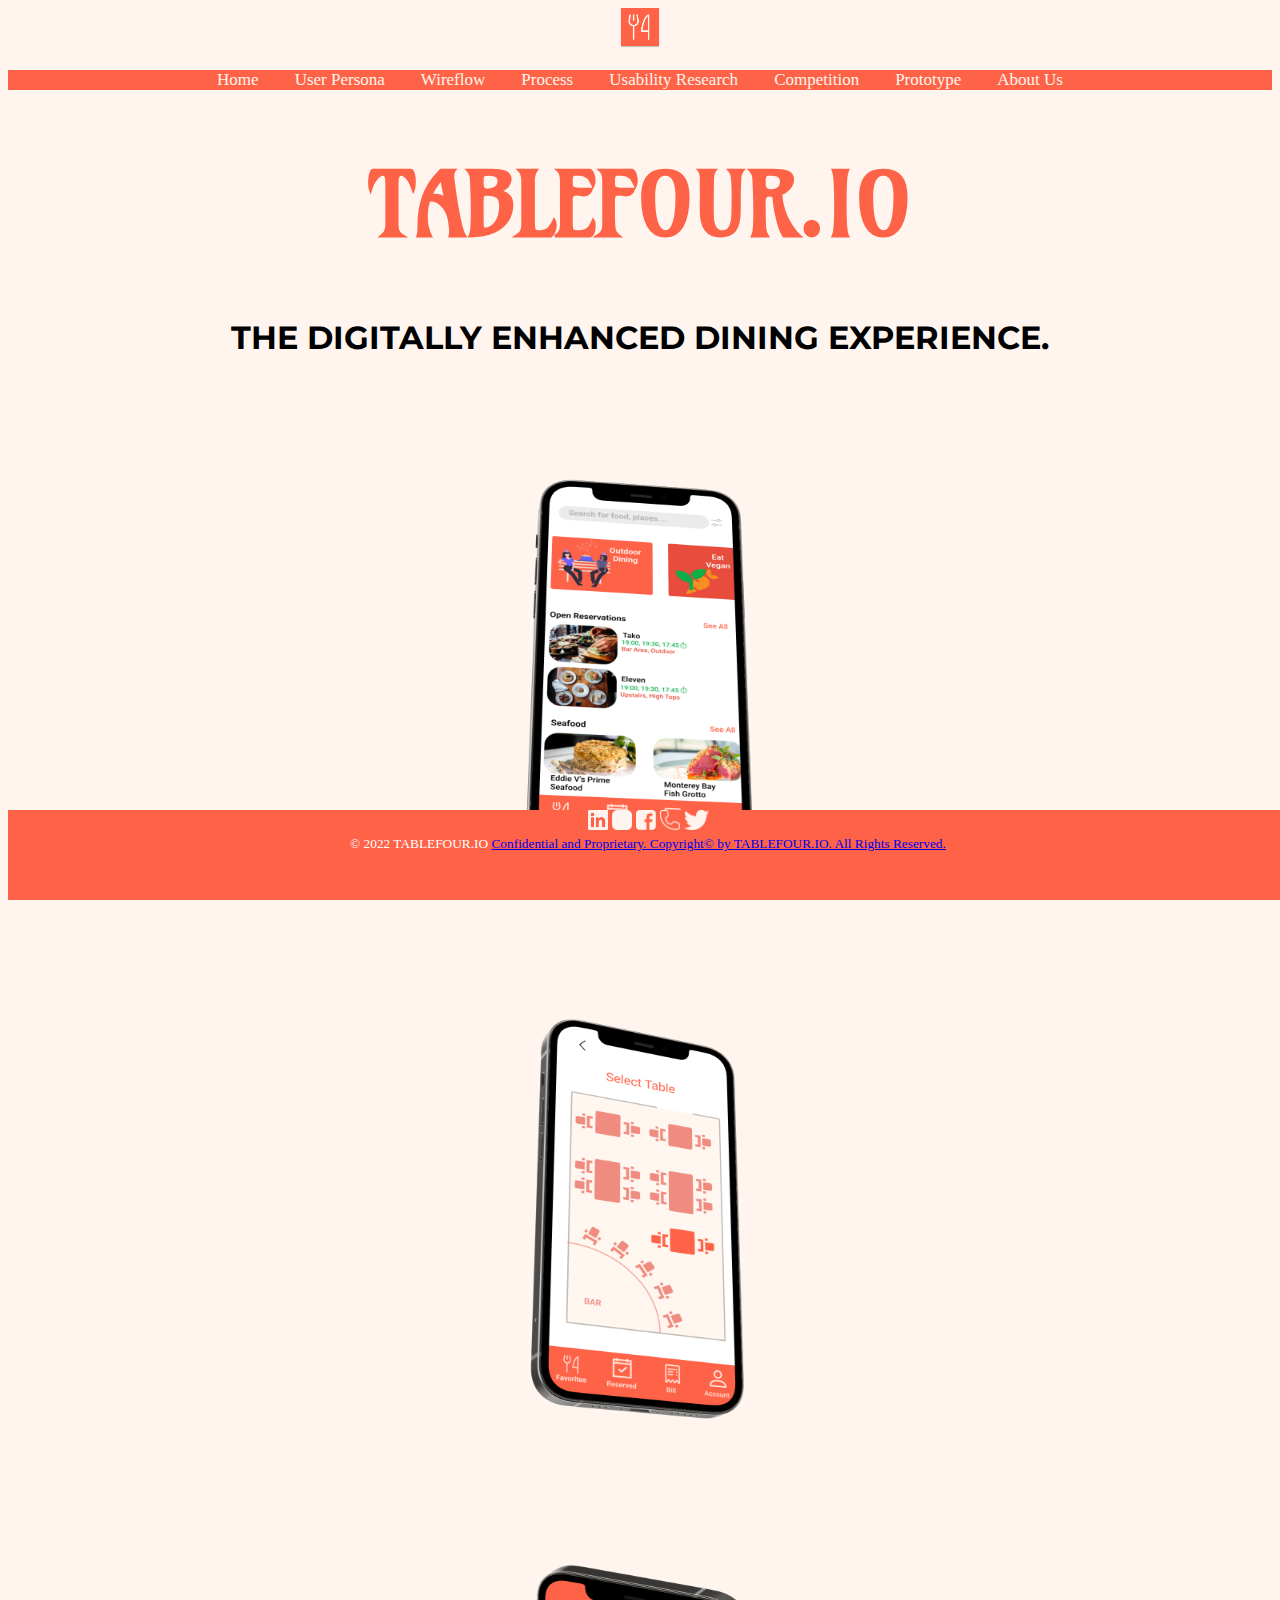
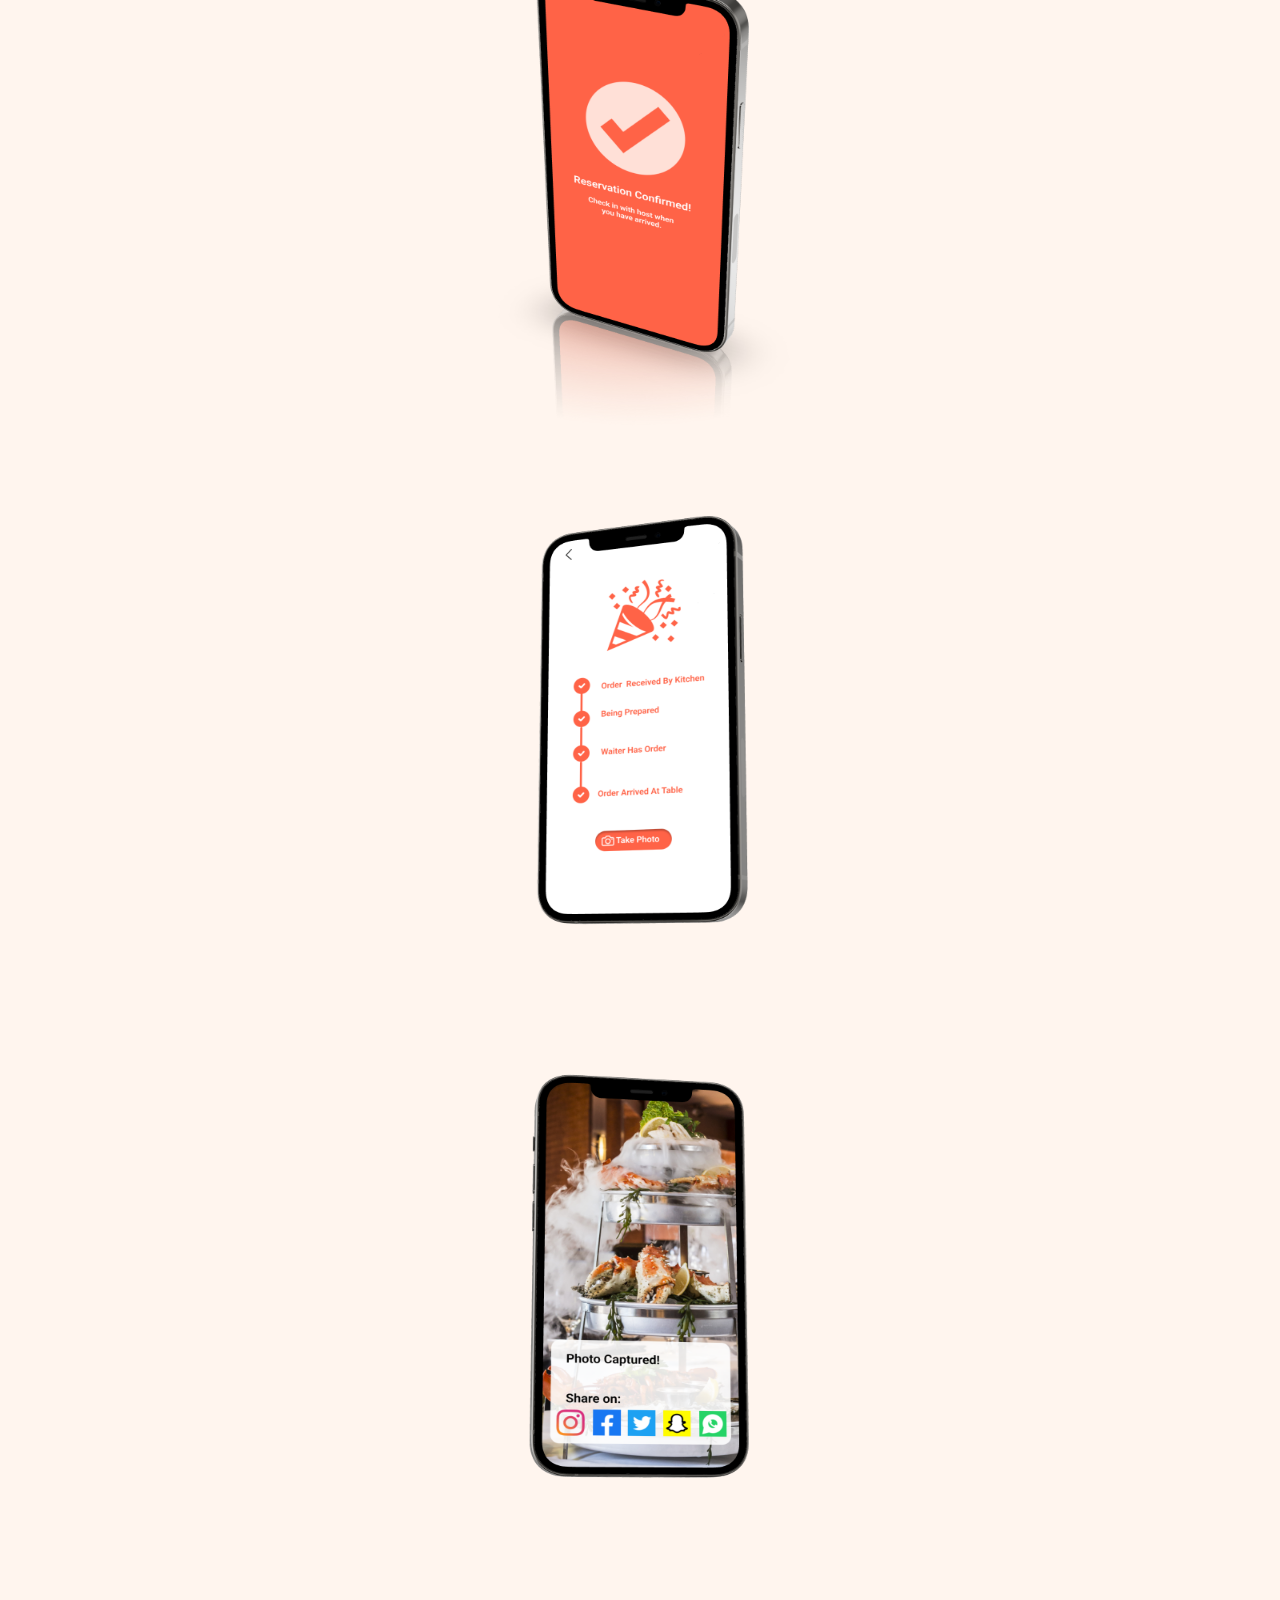
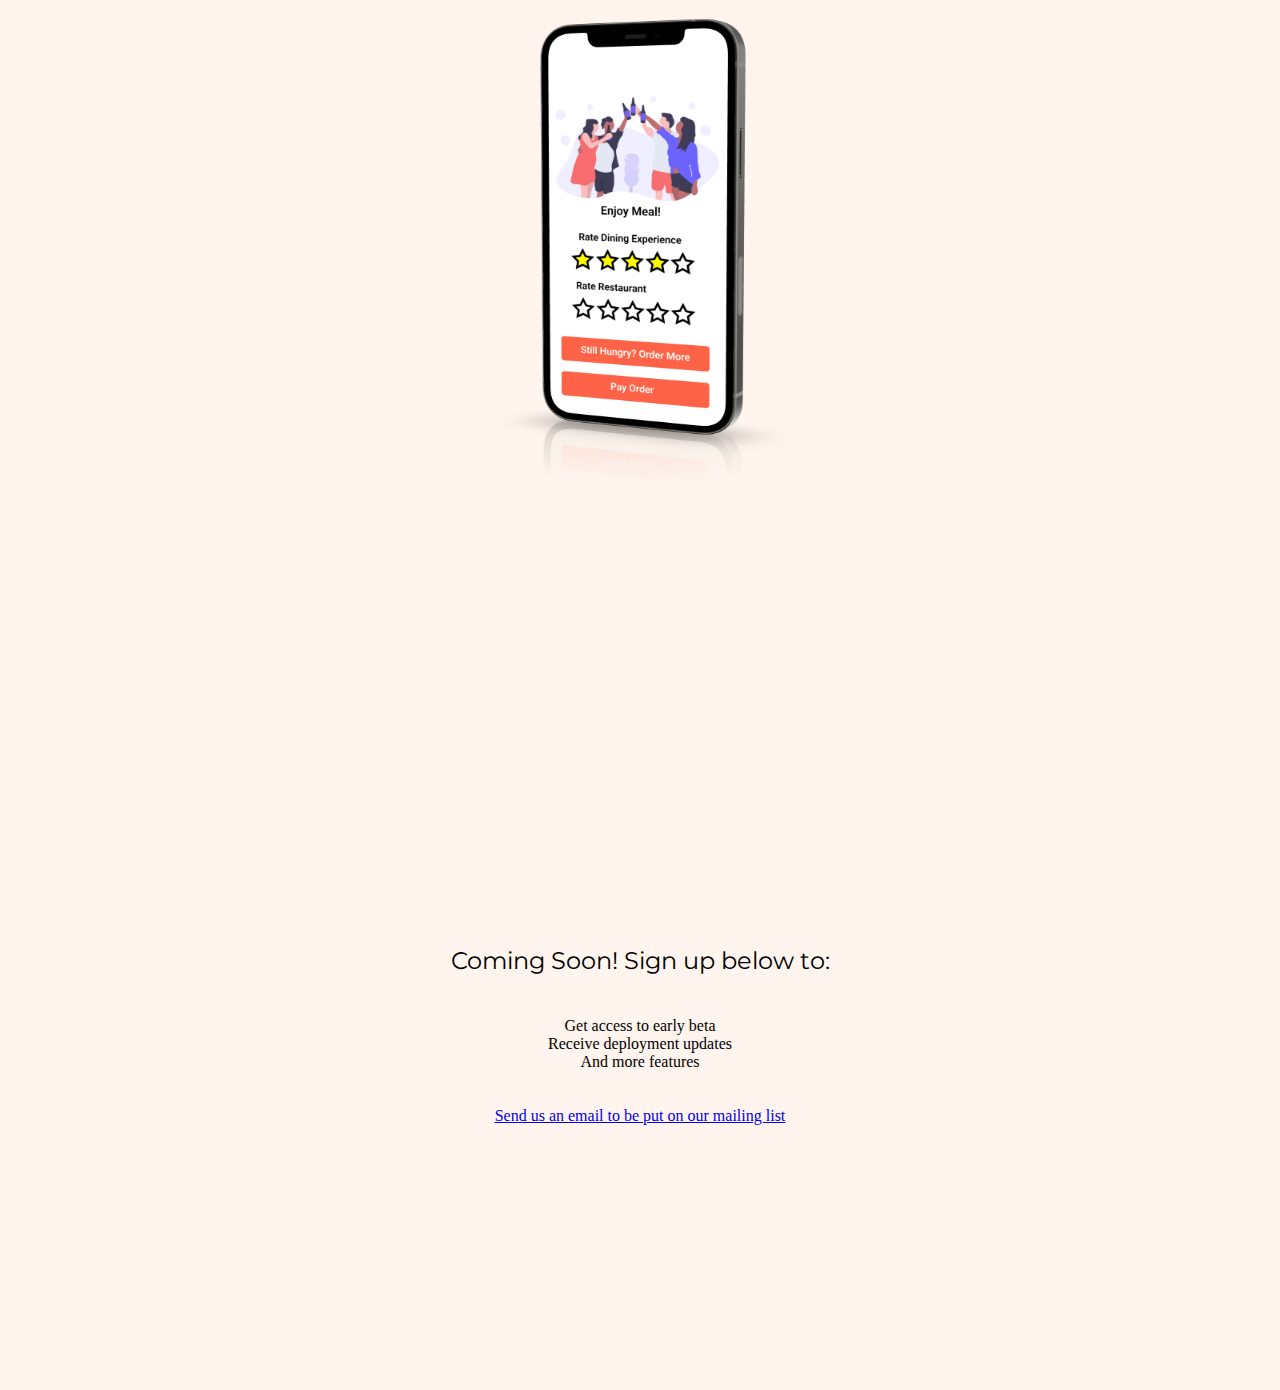
<file: index.html>
<!DOCTYPE html>
<html lang="en">
    <head>
        <meta charset="UTF-8">
        <link rel="icon" href="icon.png">
        <link rel="stylesheet" href="main.css">
        
        <link rel="preconnect" href="https://fonts.googleapis.com"> 
        <link rel="preconnect" href="https://fonts.gstatic.com" crossorigin> 
        <link href="https://fonts.googleapis.com/css2?family=Amarante&display=swap" rel="stylesheet">

        <link rel="preconnect" href="https://fonts.googleapis.com"> 
        <link rel="preconnect" href="https://fonts.gstatic.com" crossorigin> 
        <link href="https://fonts.googleapis.com/css2?family=Montserrat:wght@100&display=swap" rel="stylesheet">

    <title>TABLEFOUR.</title>
        <style>
            h1 {text-align: center;}
            p {text-align: center;}
            div {text-align: center;}
        
            body {
                background: #FFF5EE;
            
                }

            h1 {
                color: #FF6347;
                font-family: 'Amarante', cursive; font-size: 88px;  
                }
            
            h3 {
               color:black;
               font-family: 'Montserrat', sans-serif; font-size: 32px;
                }
            
            p {
                color:black;
                font-family: 'Montserrat', sans-serif; font-size: 24px;
                }
                
            footer {
                    position: fixed;
                    top: 60;
                    bottom: 0;
                    width: 100%;
                    height: 10%;
                    background-color: #FF6347;
                    color: white;
                    text-align: center;
                    }
</style>


            
    <center> 
        <HEADER>
            <a href="index.html"/><img src="icon.png" width="40px" height="40px"/></a>
        </HEADER>
    </center>
    
    <br


    
    
    </head>

    
    
    <body>

    <!--NAVIGATION BAR-->
        
            <div class="topnav">
            <a href="index.html">Home</a>
            <a href="userpersona.html">User Persona</a>
            <a href="wireflow.html">Wireflow</a>
            <a href="process.html">Process</a>
            <a href="usabilityresearch.html">Usability Research</a>
            <a href="competition.html">Competition</a>
            <a href="prototype.html">Prototype</a>
            <a href="about.html">About Us</a>
        </div>
          
        <!--MOCK UP PICTURES-->

        <h1><strong>TABLEFOUR.IO</strong></h1>
        
        <center><h3>THE DIGITALLY ENHANCED DINING EXPERIENCE.</h3></center>
            <br>
        <center>
            <img src="mock1.png" width="800" height="550"/></a></hr>
        <img src="mock2.png" width="800" height="550"/></a></hr>
        <img src="mock6.png" width="800" height="550"/></a></hr>
        <img src="mock3.png" width="800" height="550"/></a></hr>
        <img src="mock4.png" width="800" height="550"/></a></hr>
        <img src="mock5.png" width="800" height="550"/></a></hr>
    </center>
        <br>
        <br>
    <center>
        <iframe width="560" height="315" src="https://www.youtube.com/embed/j8omhjEYgjk?controls=0&loop=1" title="YouTube video player" 
        frameborder="0" allow="accelerometer; autoplay; clipboard-write; encrypted-media; gyroscope; picture-in-picture" 
        allowfullscreen></iframe>
    </center>

        <br>
        <br>
        <p> Coming Soon! Sign up below to:</p>
       
        <br>
            <center>
                <li>Get access to early beta</li>
                <li>Receive deployment updates</li>
                <li>And more features</li>
                </center>
        <br>
        <br>

<!--EMAIL INPUT-->
       <center>
           <a href="mailto:tablefour.io@gmail.com?subject=Mailing List&body=Hi, I would like to be placed on your mailing list for any future updates of TABLEFOUR.IO! Thank you.">Send us an email to be put on our mailing list</a>
        </center>

        </div>
        <br>
        <br>
        <br>
        <br>
        
        <body style="background-color: ;">
        <p style="color: ;">
        

      <br>
      <br>
      <br>
      <br>
      <br>
        <footer>
            <center>
                <a href="https://www.linkedin.com/company/tablefour-io"><img src="linkedin.png" width="20" height="20"/></a></hr>
                <a href="https://www.instagram.com/tablefour.io"><img src="🦆 instagram.png" width="20" height="20"/></a></hr>
                <a href="https://www.facebook.com/tablefour.io/"><img src="🦆 facebook.png" width="20" height="20"/></a></hr>
                <a href="tel:+14126803703"><img src="🦆 phone.png" width="20" height="20"/></a></hr>
                <a href="https://wwww.twitter.com/"><img src="🦆 twitter.png" width="25" height="20"/></a></hr>
            </center>
            <center><small> &copy; 2022 TABLEFOUR.IO
            <a href="page2.html">Confidential and Proprietary. Copyright&copy; by TABLEFOUR.IO. All Rights Reserved.</a></small></center>
        </footer>
    </body>

</html>
</file>
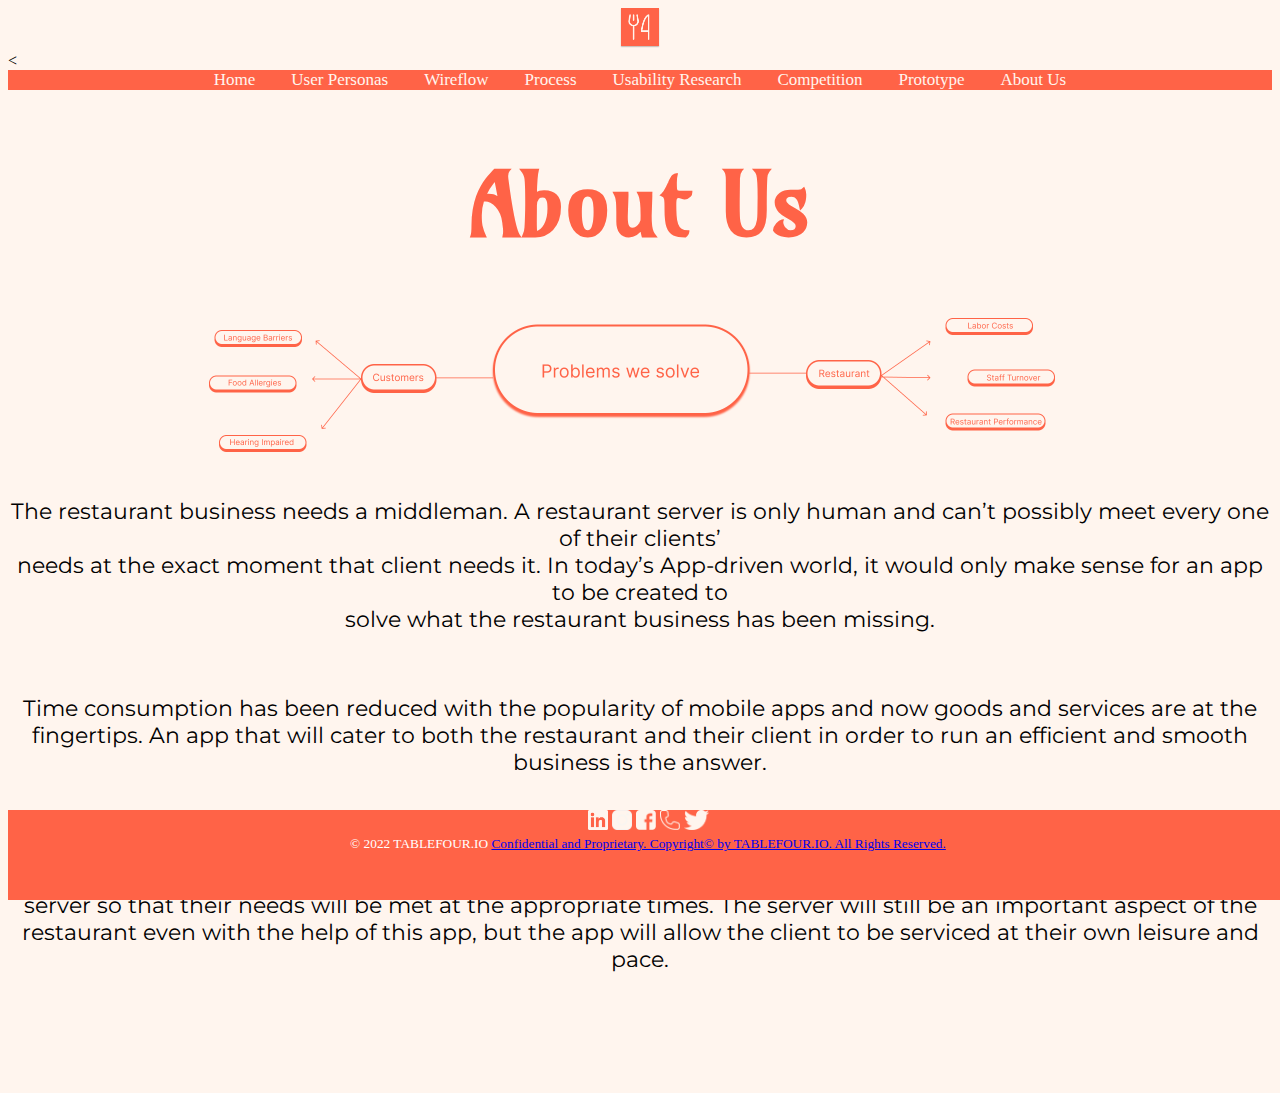
<file: about.html>
<!DOCTYPE html>
<html>
    <head>
        <meta charset="UTF-8">
        <link rel="icon" href="icon.png">
        <title>About Us</title>
        <link rel="stylesheet" href="main.css">
            
            <link rel="preconnect" href="https://fonts.googleapis.com"> 
            <link rel="preconnect" href="https://fonts.gstatic.com" crossorigin> 
            <link href="https://fonts.googleapis.com/css2?family=Amarante&display=swap" rel="stylesheet">
    
            <link rel="preconnect" href="https://fonts.googleapis.com"> 
            <link rel="preconnect" href="https://fonts.gstatic.com" crossorigin> 
            <link href="https://fonts.googleapis.com/css2?family=Montserrat:wght@100&display=swap" rel="stylesheet">
            <style>
                h1 {text-align: center;}
                p {text-align: center;}
                div {text-align: center;}
            
                body {
                    background: #FFF5EE;
                
                    }
    
                h1 {
                    color: #FF6347;
                    font-family: 'Amarante', cursive; font-size: 88px;  
                    }
                
                p {
                    color:black;
                    font-family: 'Montserrat', sans-serif; font-size: 22px;
                    }
                    
                footer {
                        position: fixed;
                        top: 60;
                        bottom: 0;
                        width: 100%;
                        height: 10%;
                        background-color: #FF6347;
                        color: white;
                        text-align: center;
                        }
                 </style>

    
<center> 
    <HEADER>
        <a href="index.html"/><img src="icon.png" width="40px" height="40px"/></a>
    </HEADER>
</center>
    

</head>

<body>
<<div class="topnav">
            <a href="index.html">Home</a>
            <a href="userpersona.html">User Personas</a>
          <a href="wireflow.html">Wireflow</a>
          <a href="process.html">Process</a>
          <a href="usabilityresearch.html">Usability Research</a>
          <a href="competition.html">Competition</a>
          <a href="prototype.html">Prototype</a>
          <a href="about.html">About Us</a>
        </div>
        <h1>About Us</h1>
        <p class="p-welcome"></p>
        <center>
            <img src="ProblemsSolved.png" width="862" height="136" alt="problems solved"</a>
    </center>
    <br>
        

            
            <p>The restaurant business needs a middleman. A
             restaurant server is only human and can’t possibly meet every one of their clients’<br>needs at the exact moment that client needs it. In today’s App-driven world, it would only make sense for an app to be created to <br>solve what the restaurant business has been missing.</p>
<br>
           <p>Time consumption has been reduced with the popularity of mobile apps and now goods and services are at the fingertips. An app that will cater to both the restaurant and their client in order to run an efficient and smooth business is the answer.</p>
            <br>

            <p>Currently, servers are playing a guessing game with their client and what they feel the client needs at a specific time. With the help of this app, there will no longer be a guessing game. The client will communicate with the server so that their needs will be met at the appropriate times. The server will still be an important aspect of the restaurant even with the help of this app, but the app will allow the client to be serviced at their own leisure and pace.</p>
        
    </body>
    <br>
    <br>
    <br>
    <br>
    <br>
    <footer>
        <center>
             <a href="https://www.linkedin.com/company/tablefour-io"><img src="linkedin.png" width="20" height="20"/></a></hr>
                <a href="https://www.instagram.com/tablefour.io"><img src="🦆 instagram.png" width="20" height="20"/></a></hr>
                <a href="https://www.facebook.com/"><img src="🦆 facebook.png" width="20" height="20"/></a></hr>
                <a href="tel:+14126803703"><img src="🦆 phone.png" width="20" height="20"/></a></hr>
                <a href="https://wwww.twitter.com/"><img src="🦆 twitter.png" width="25" height="20"/></a></hr>
        </center>
         <center><small> &copy; 2022 TABLEFOUR.IO
            <a href="page2.html">Confidential and Proprietary. Copyright&copy; by TABLEFOUR.IO. All Rights Reserved.</a></small></center>
    </footer>
</html>
</file>
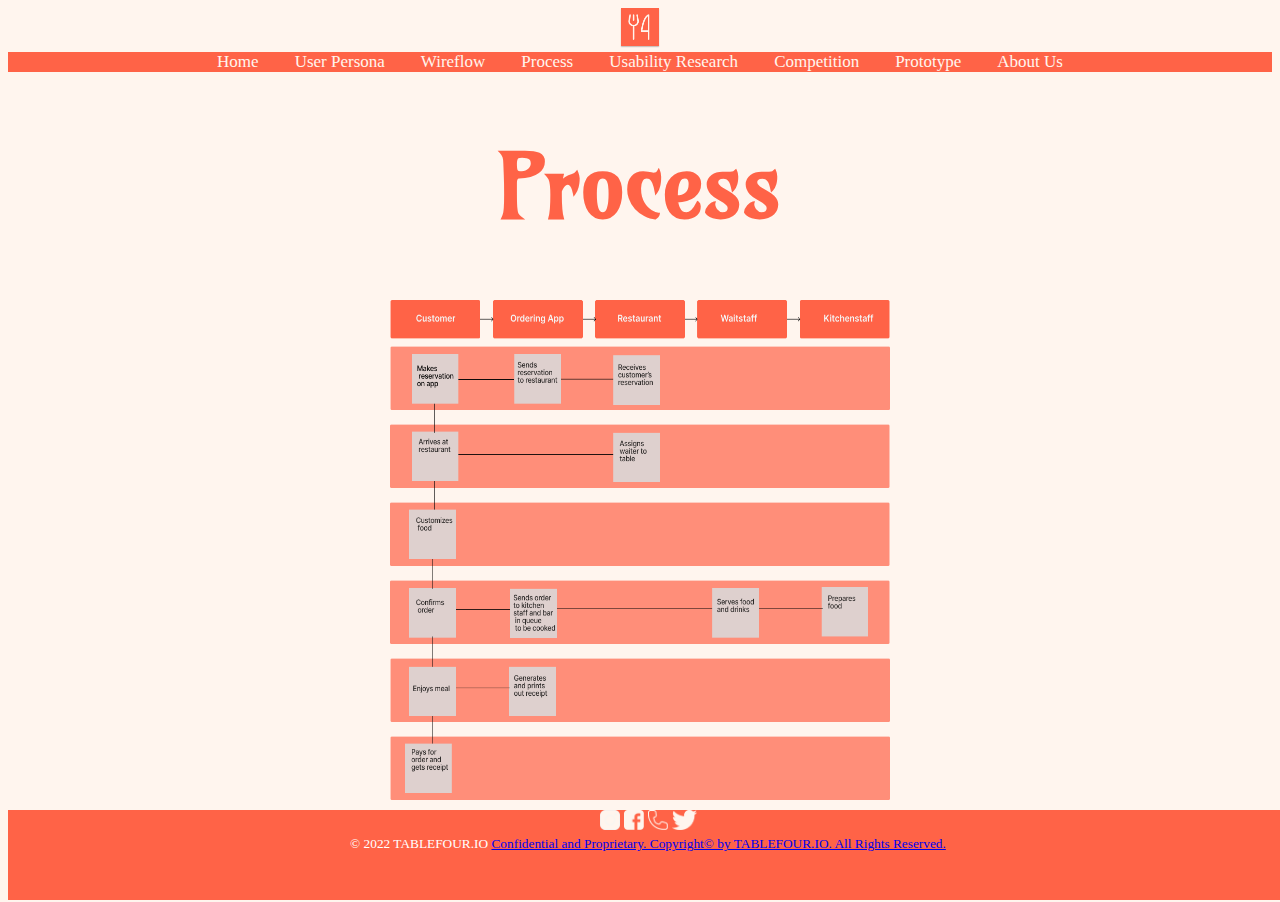
<file: process.html>
<!DOCTYPE html>
<html>
    <head>
        <meta charset="UTF-8">
        <title>Process</title>
        <link rel="stylesheet" href="main.css">
            
            <link rel="preconnect" href="https://fonts.googleapis.com"> 
            <link rel="preconnect" href="https://fonts.gstatic.com" crossorigin> 
            <link href="https://fonts.googleapis.com/css2?family=Amarante&display=swap" rel="stylesheet">
    
            <link rel="preconnect" href="https://fonts.googleapis.com"> 
            <link rel="preconnect" href="https://fonts.gstatic.com" crossorigin> 
            <link href="https://fonts.googleapis.com/css2?family=Montserrat:wght@100&display=swap" rel="stylesheet">
            <style>
                h1 {text-align: center;}
                p {text-align: center;}
                div {text-align: center;}
            
                body {
                    background: #FFF5EE;
                
                    }
    
                h1 {
                    color: #FF6347;
                    font-family: 'Amarante', cursive; font-size: 88px;  
                    }
                
                p {
                    color:black;
                    font-family: 'Montserrat', sans-serif; font-size: 32px;
                    }
                    
                footer {
                        position: fixed;
                        top: 60;
                        bottom: 0;
                        width: 100%;
                        height: 10%;
                        background-color: #FF6347;
                        color: white;
                        text-align: center;
                        }
                 </style>

    
<center> 
    <HEADER>
        <a href="index.html"/><img src="icon.png" width="40px" height="40px"/></a>
    </HEADER>
</center>

</head>
<body>
<div class="topnav">
            <a href="index.html">Home</a>
            <a href="userpersona.html">User Persona</a>
            <a href="wireflow.html">Wireflow</a>
            <a href="process.html">Process</a>
            <a href="usabilityresearch.html">Usability Research</a>
            <a href="competition.html">Competition</a>
            <a href="prototype.html">Prototype</a>
            <a href="about.html">About Us</a>
        </div>
        <h1>Process</h1>
        <p class="p-welcome"></p>
        <center>
            <img src="process.png" width="500" height="500" alt="process"</a>
        </center>
    </body>
    <br>
    <br>
    <br>
    <br>
    <br>
    <footer>
        <center>
            <a href="https://www.instagram.com/myserverapp"><img src="🦆 instagram.png" width="20" height="20"/></a></hr>
            <a href="https://www.facebook.com/"><img src="🦆 facebook.png" width="20" height="20"/></a></hr>
            <a href="tel:+14126803703"><img src="🦆 phone.png" width="20" height="20"/></a></hr>
            <a href="https://wwww.twitter.com/"><img src="🦆 twitter.png" width="25" height="20"/></a></hr>
        </center>
         <center><small> &copy; 2022 TABLEFOUR.IO
            <a href="page2.html">Confidential and Proprietary. Copyright&copy; by TABLEFOUR.IO. All Rights Reserved.</a></small></center>
    </footer>
</html>
</file>
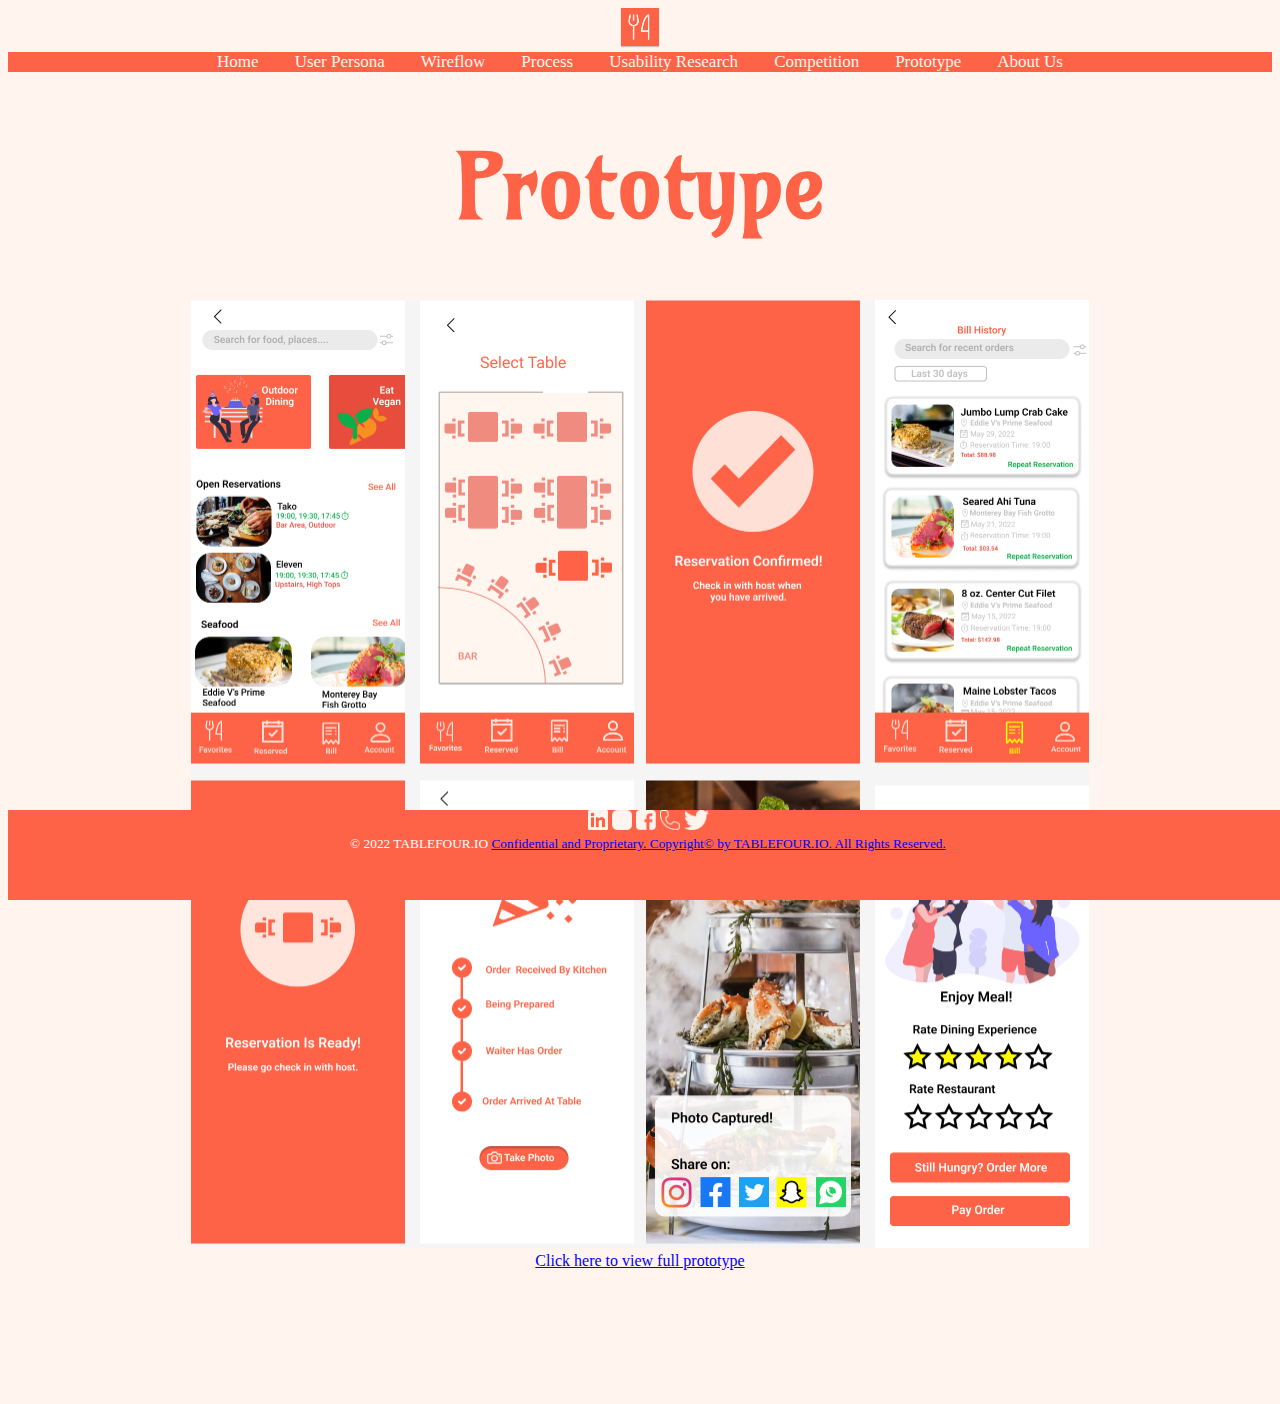
<file: prototype.html>
<!DOCTYPE html>
<html>
    <head>
        <meta charset="UTF-8">
        <link rel="icon" href="icon.png">
        <title>Prototype</title>
        <link rel="stylesheet" href="main.css">
        <link rel="preconnect" href="https://fonts.googleapis.com"> 
        <link rel="preconnect" href="https://fonts.gstatic.com" crossorigin> 
        <link href="https://fonts.googleapis.com/css2?family=Amarante&display=swap" rel="stylesheet">

        <link rel="preconnect" href="https://fonts.googleapis.com"> 
        <link rel="preconnect" href="https://fonts.gstatic.com" crossorigin> 
        <link href="https://fonts.googleapis.com/css2?family=Montserrat:wght@100&display=swap" rel="stylesheet">
        <style>
            h1 {text-align: center;}
            p {text-align: center;}
            div {text-align: center;}
        
            body {
                background: #FFF5EE;
            
                }

            h1 {
                color: #FF6347;
                font-family: 'Amarante', cursive; font-size: 88px;  
                }
            
            p {
                color:black;
                font-family: 'Montserrat', sans-serif; font-size: 32px;
                }
                
            footer {
                    position: fixed;
                    top: 60;
                    bottom: 0;
                    width: 100%;
                    height: 10%;
                    background-color: #FF6347;
                    color: white;
                    text-align: center;
                    }
             </style>


            <center> 
                <HEADER>
                    <a href="index.html"/><img src="icon.png" width="40px" height="40px"/></a>
                </HEADER>
            </center>

    </head>
    <body>
        <div class="topnav">
            <a href="index.html">Home</a>
            <a href="userpersona.html">User Persona</a>
            <a href="wireflow.html">Wireflow</a>
            <a href="process.html">Process</a>
            <a href="usabilityresearch.html">Usability Research</a>
            <a href="competition.html">Competition</a>
            <a href="prototype.html">Prototype</a>
            <a href="about.html">About Us</a>
        </div>
        <h1>Prototype</h1>
        <p class="p-welcome"></p>

        <center>
            <img src="Prototype.png" width="898" height="948.5"/></a>
        </center>
        
        <center>
            <a href="https://www.figma.com/proto/KCUK15XVYJXgSBZkQA73Sc/Prototype-%233?node-id=1%3A2&scaling=scale-down&page-id=0%3A1&starting-point-node-id=1%3A2">Click here to view full prototype</a>
        </center>

        
    </body>
    <br>
    <br>
    <br>
    <br>
    <br>
    <br>
    <br>

    <footer>
        <center>
             <a href="https://www.linkedin.com/company/tablefour.io"><img src="linkedin.png" width="20" height="20"/></a></hr>
                <a href="https://www.instagram.com/tablefour.io"><img src="🦆 instagram.png" width="20" height="20"/></a></hr>
                <a href="https://www.facebook.com/"><img src="🦆 facebook.png" width="20" height="20"/></a></hr>
                <a href="tel:+14126803703"><img src="🦆 phone.png" width="20" height="20"/></a></hr>
                <a href="https://wwww.twitter.com/"><img src="🦆 twitter.png" width="25" height="20"/></a></hr>
        </center>

        <center><small> &copy; 2022 TABLEFOUR.IO
            <a href="page2.html">Confidential and Proprietary. Copyright&copy; by TABLEFOUR.IO. All Rights Reserved.</a></small></center>

    </footer>

</html>
</file>
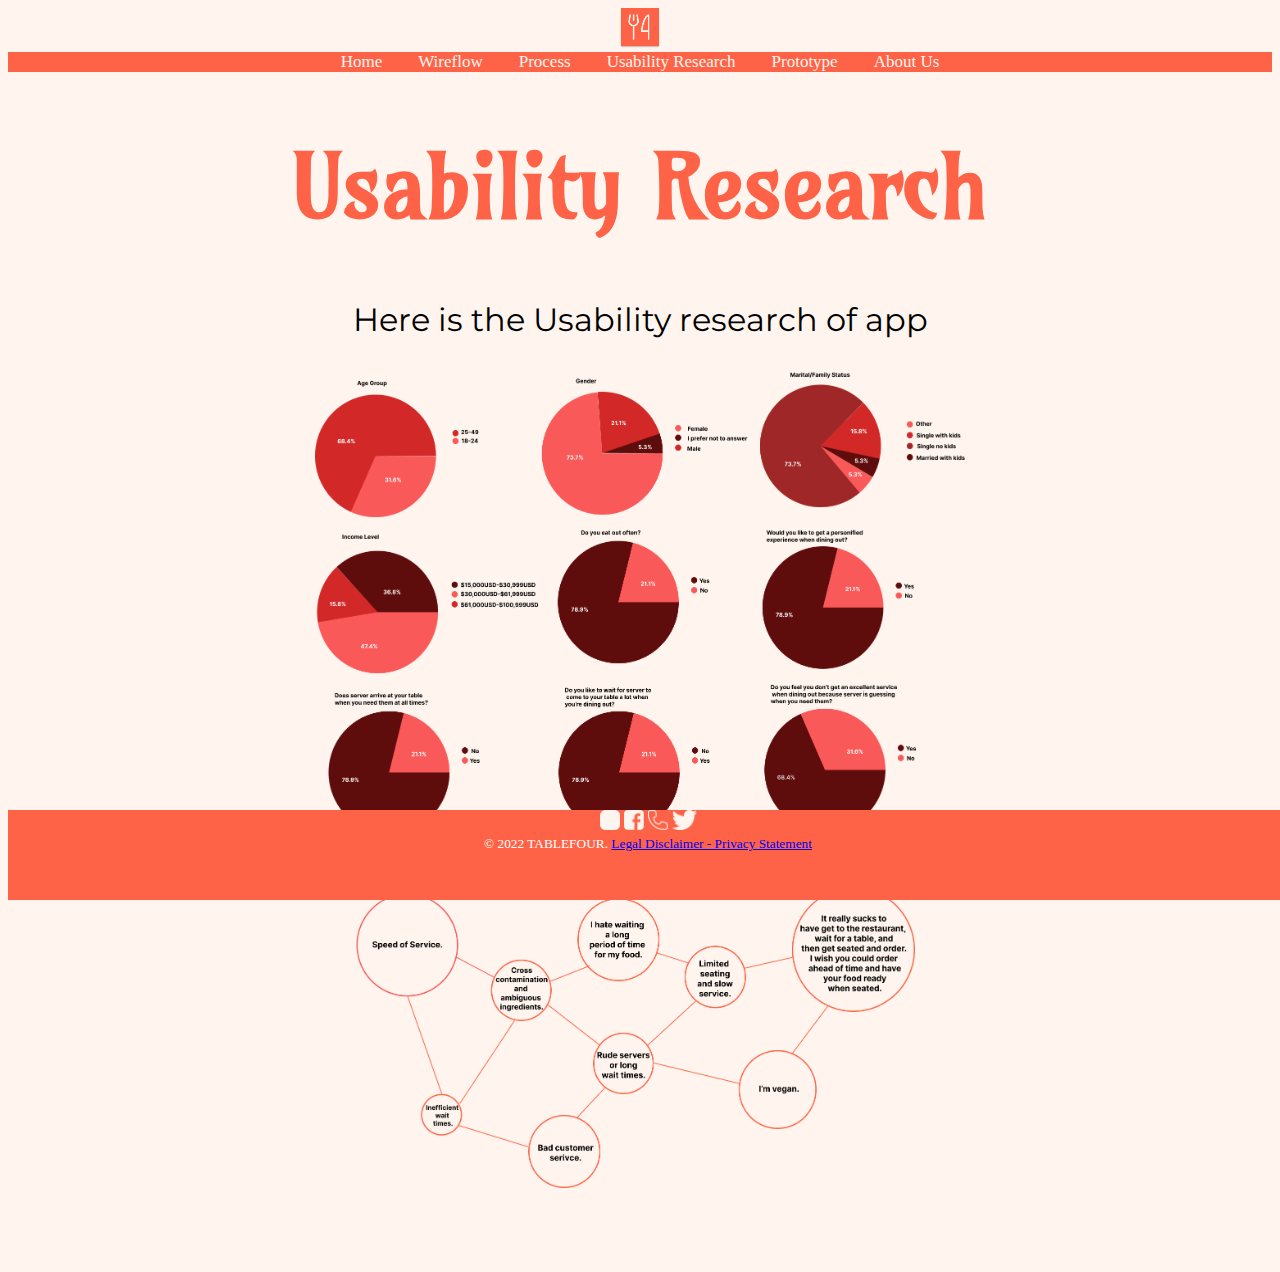
<file: usability research.html>
<!DOCTYPE html>
<html>
    <head>
        <meta charset="UTF-8">
        <title>Usability Research</title>
        <link rel="stylesheet" href="main.css">
        <link rel="preconnect" href="https://fonts.googleapis.com"> 
        <link rel="preconnect" href="https://fonts.gstatic.com" crossorigin> 
        <link href="https://fonts.googleapis.com/css2?family=Amarante&display=swap" rel="stylesheet">

        <link rel="preconnect" href="https://fonts.googleapis.com"> 
        <link rel="preconnect" href="https://fonts.gstatic.com" crossorigin> 
        <link href="https://fonts.googleapis.com/css2?family=Montserrat:wght@100&display=swap" rel="stylesheet">
        <style>
            h1 {text-align: center;}
            p {text-align: center;}
            div {text-align: center;}
        
            body {
                background: #FFF5EE;
            
                }

            h1 {
                color: #FF6347;
                font-family: 'Amarante', cursive; font-size: 88px;  
                }
            
            p {
                color:black;
                font-family: 'Montserrat', sans-serif; font-size: 32px;
                }
                
            footer {
                    position: fixed;
                    top: 60;
                    bottom: 0;
                    width: 100%;
                    height: 10%;
                    background-color: #FF6347;
                    color: white;
                    text-align: center;
                    }
             </style>


<center> 
    <HEADER>
        <a href="index.html"/><img src="icon.png" width="40px" height="40px"/></a>
    </HEADER>
</center>

</head>
<body>
<div class="topnav">
    <a href="index.html">Home</a>
<a href="wireflow.html">Wireflow</a>
<a href="process.html">Process</a>
<a href="usabilityresearch.html">Usability Research</a>
<a href="prototype.html">Prototype</a>
<a href="about.html">About Us</a>
</div>
        <h1>Usability Research</h1>
        <p class="p-welcome">Here is the Usability research of app</p>

        <center>
            <img src="UsabilityResearch.png" width="650" height="817.5"/></a>
        </center>
        <br>
        <br>
        <br>
        <br>

        <footer>
            <center>
                <a href="https://www.instagram.com/myserverapp"><img src="🦆 instagram.png" width="20" height="20"/></a></hr>
                <a href="https://www.facebook.com/"><img src="🦆 facebook.png" width="20" height="20"/></a></hr>
                <a href="tel:+14126803703"><img src="🦆 phone.png" width="20" height="20"/></a></hr>
                <a href="https://wwww.twitter.com/"><img src="🦆 twitter.png" width="25" height="20"/></a></hr>
            </center>
            <center><small> &copy; 2022 TABLEFOUR.
            <a href="page2.html">Legal Disclaimer - Privacy Statement</a></small></center>
        </footer>
    </body>
</html>
</file>
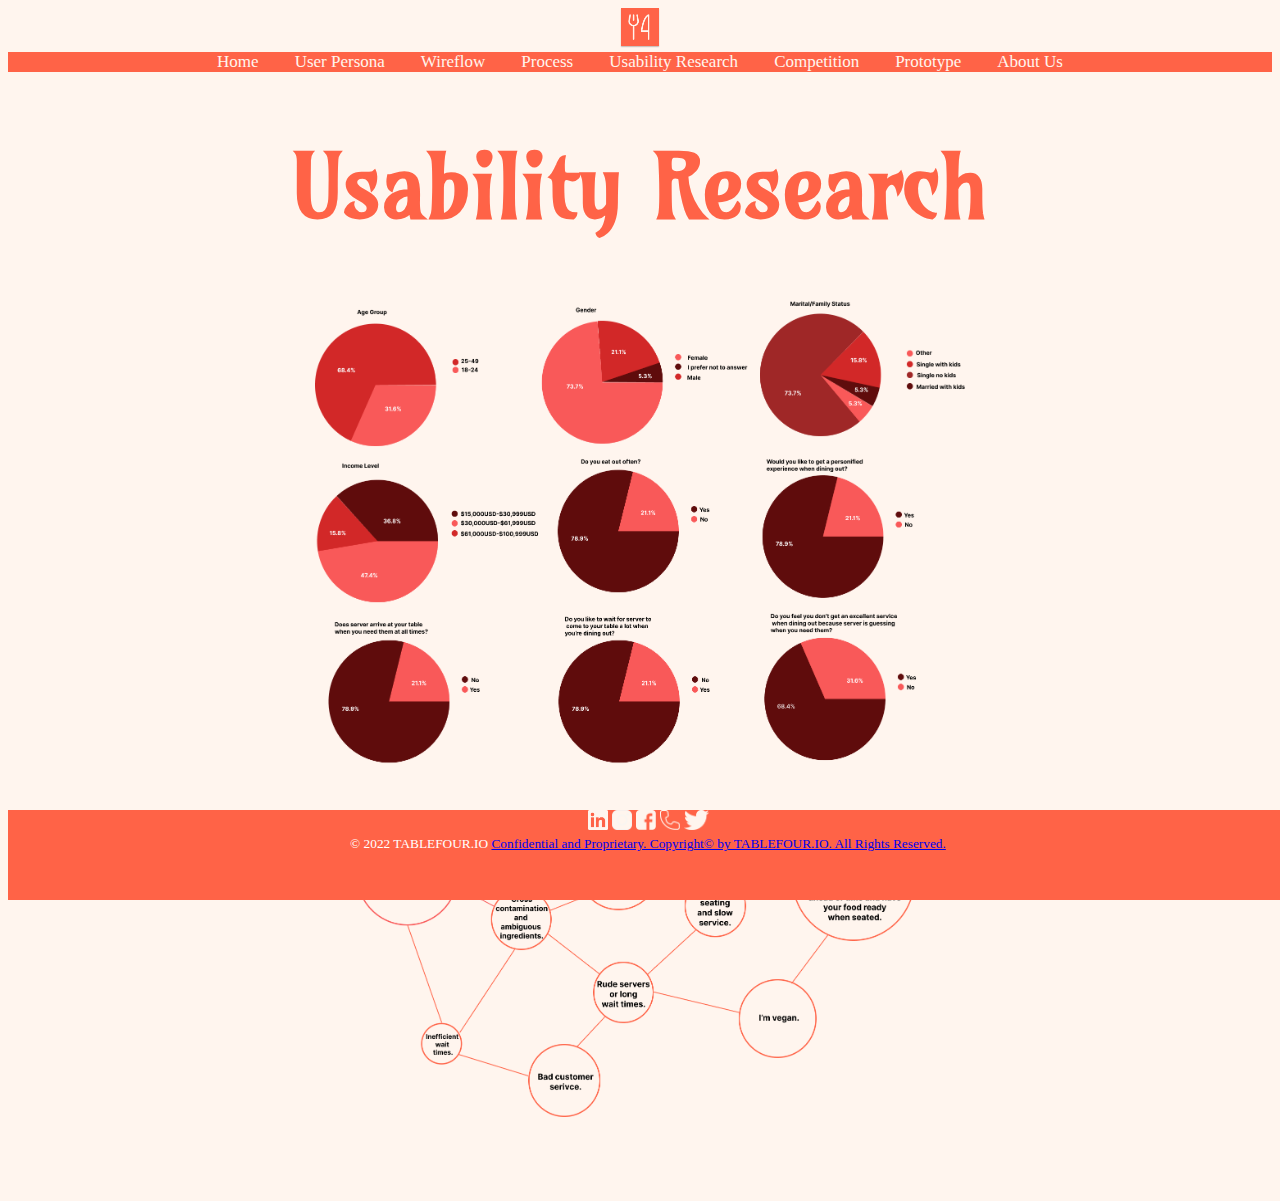
<file: usabilityresearch.html>
<!DOCTYPE html>
<html>
    <head>
        <meta charset="UTF-8">
        <link rel="icon" href="icon.png">
        <title>Usability Research</title>
        <link rel="stylesheet" href="main.css">
        <link rel="preconnect" href="https://fonts.googleapis.com"> 
        <link rel="preconnect" href="https://fonts.gstatic.com" crossorigin> 
        <link href="https://fonts.googleapis.com/css2?family=Amarante&display=swap" rel="stylesheet">

        <link rel="preconnect" href="https://fonts.googleapis.com"> 
        <link rel="preconnect" href="https://fonts.gstatic.com" crossorigin> 
        <link href="https://fonts.googleapis.com/css2?family=Montserrat:wght@100&display=swap" rel="stylesheet">
        <style>
            h1 {text-align: center;}
            p {text-align: center;}
            div {text-align: center;}
        
            body {
                background: #FFF5EE;
            
                }

            h1 {
                color: #FF6347;
                font-family: 'Amarante', cursive; font-size: 88px;  
                }
            
            p {
                color:black;
                font-family: 'Montserrat', sans-serif; font-size: 32px;
                }
                
            footer {
                    position: fixed;
                    top: 60;
                    bottom: 0;
                    width: 100%;
                    height: 10%;
                    background-color: #FF6347;
                    color: white;
                    text-align: center;
                    }
             </style>


<center> 
    <HEADER>
        <a href="index.html"/><img src="icon.png" width="40px" height="40px"/></a>
    </HEADER>
</center>

</head>
<body>
<div class="topnav">
            <a href="index.html">Home</a>
            <a href="userpersona.html">User Persona</a>
            <a href="wireflow.html">Wireflow</a>
            <a href="process.html">Process</a>
            <a href="usabilityresearch.html">Usability Research</a>
            <a href="competition.html">Competition</a>
            <a href="prototype.html">Prototype</a>
            <a href="about.html">About Us</a>
        </div>
        <h1>Usability Research</h1>
        <p class="p-welcome"></p>

        <center>
            <img src="UsabilityResearch.png" width="650" height="817.5"/></a>
        </center>
        <br>
        <br>
        <br>
        <br>

        <footer>
            <center>
                <a href="https://www.linkedin.com/company/tablefour-io"><img src="linkedin.png" width="20" height="20"/></a></hr>
                <a href="https://www.instagram.com/tablefour.io"><img src="🦆 instagram.png" width="20" height="20"/></a></hr>
                <a href="https://www.facebook.com/"><img src="🦆 facebook.png" width="20" height="20"/></a></hr>
                <a href="tel:+14126803703"><img src="🦆 phone.png" width="20" height="20"/></a></hr>
                <a href="https://wwww.twitter.com/"><img src="🦆 twitter.png" width="25" height="20"/></a></hr>
            </center>
             <center><small> &copy; 2022 TABLEFOUR.IO
            <a href="page2.html">Confidential and Proprietary. Copyright&copy; by TABLEFOUR.IO. All Rights Reserved.</a></small></center>
        </footer>
    </body>
</html>
</file>
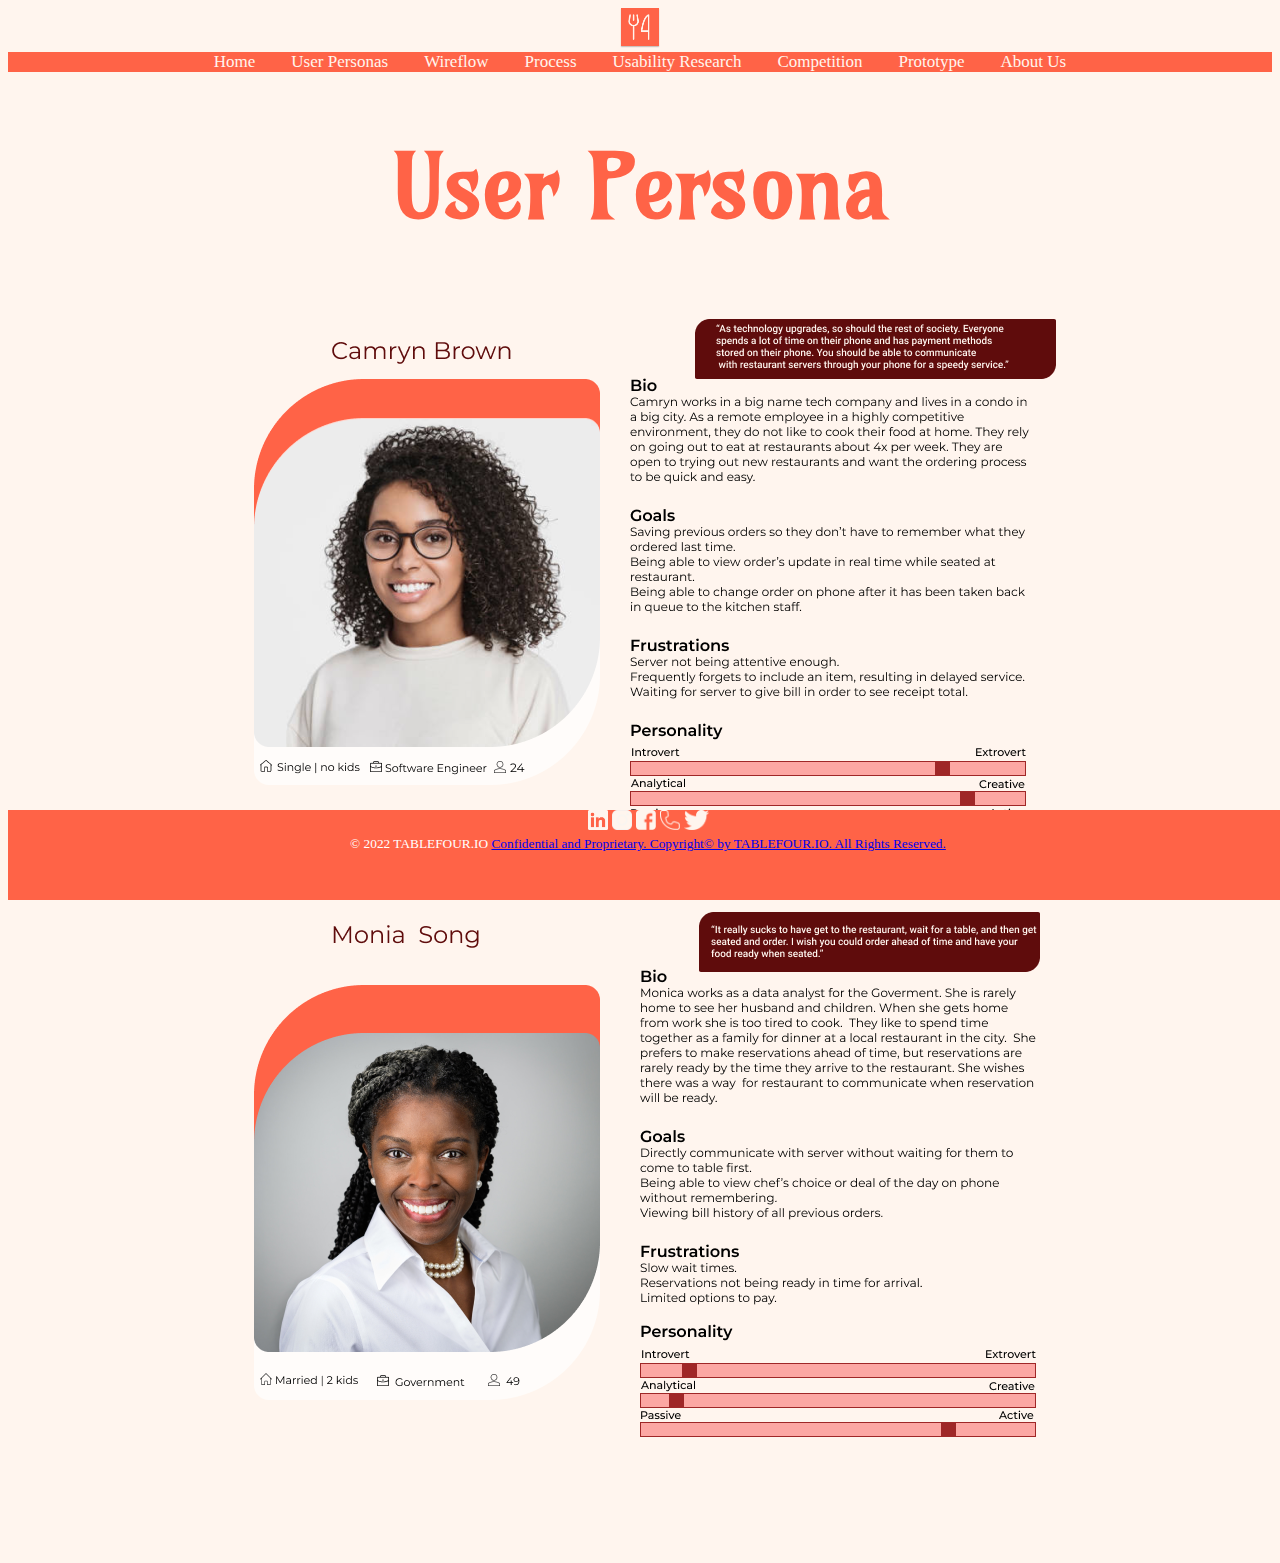
<file: userpersona.html>
<!DOCTYPE html>
<html>
    <head>
        <meta charset="UTF-8">
        <link rel="icon" href="icon.png">
        <title>User Persona</title>
        <link rel="stylesheet" href="main.css">
        <link rel="preconnect" href="https://fonts.googleapis.com"> 
        <link rel="preconnect" href="https://fonts.gstatic.com" crossorigin> 
        <link href="https://fonts.googleapis.com/css2?family=Amarante&display=swap" rel="stylesheet">

        <link rel="preconnect" href="https://fonts.googleapis.com"> 
        <link rel="preconnect" href="https://fonts.gstatic.com" crossorigin> 
        <link href="https://fonts.googleapis.com/css2?family=Montserrat:wght@100&display=swap" rel="stylesheet">
        <style>
            h1 {text-align: center;}
            p {text-align: center;}
            div {text-align: center;}
        
            body {
                background: #FFF5EE;
            
                }

            h1 {
                color: #FF6347;
                font-family: 'Amarante', cursive; font-size: 88px;  
                }
            
            p {
                color:black;
                font-family: 'Montserrat', sans-serif; font-size: 32px;
                }
                
            footer {
                    position: fixed;
                    top: 60;
                    bottom: 0;
                    width: 100%;
                    height: 10%;
                    background-color: #FF6347;
                    color: white;
                    text-align: center;
                    }
             </style>

            <center> 
                <HEADER>
                    <a href="index.html"/><img src="icon.png" width="40px" height="40px"/></a>
                </HEADER>
            </center>

    </head>
    <body>
        <div class="topnav">
            <a href="index.html">Home</a>
            <a href="userpersona.html">User Personas</a>
          <a href="wireflow.html">Wireflow</a>
          <a href="process.html">Process</a>
          <a href="usabilityresearch.html">Usability Research</a>
          <a href="competition.html">Competition</a>
          <a href="prototype.html">Prototype</a>
          <a href="about.html">About Us</a>
        </div>

         <h1>User Persona</h1>
             <p class="p-welcome"></p>

            <center>
                <img src="userpersona.png" width="871" height="1161"alt="userpersona"</a>
            </center>

            <br>
            <br>
            <br>
            <br>
            <br> 
        </body>
        <footer>
     
            <center>
                 <a href="https://www.linkedin.com/company/tablefour.io"><img src="linkedin.png" width="20" height="20"/></a></hr>
                <a href="https://www.instagram.com/tablefour.io"><img src="🦆 instagram.png" width="20" height="20"/></a></hr>
                <a href="https://www.facebook.com/"><img src="🦆 facebook.png" width="20" height="20"/></a></hr>
                <a href="tel:+14126803703"><img src="🦆 phone.png" width="20" height="20"/></a></hr>
                <a href="https://wwww.twitter.com/"><img src="🦆 twitter.png" width="25" height="20"/></a></hr>
            </center>
             <center><small> &copy; 2022 TABLEFOUR.IO
            <a href="page2.html">Confidential and Proprietary. Copyright&copy; by TABLEFOUR.IO. All Rights Reserved.</a></small></center>
        </footer>
    
</html>
</file>
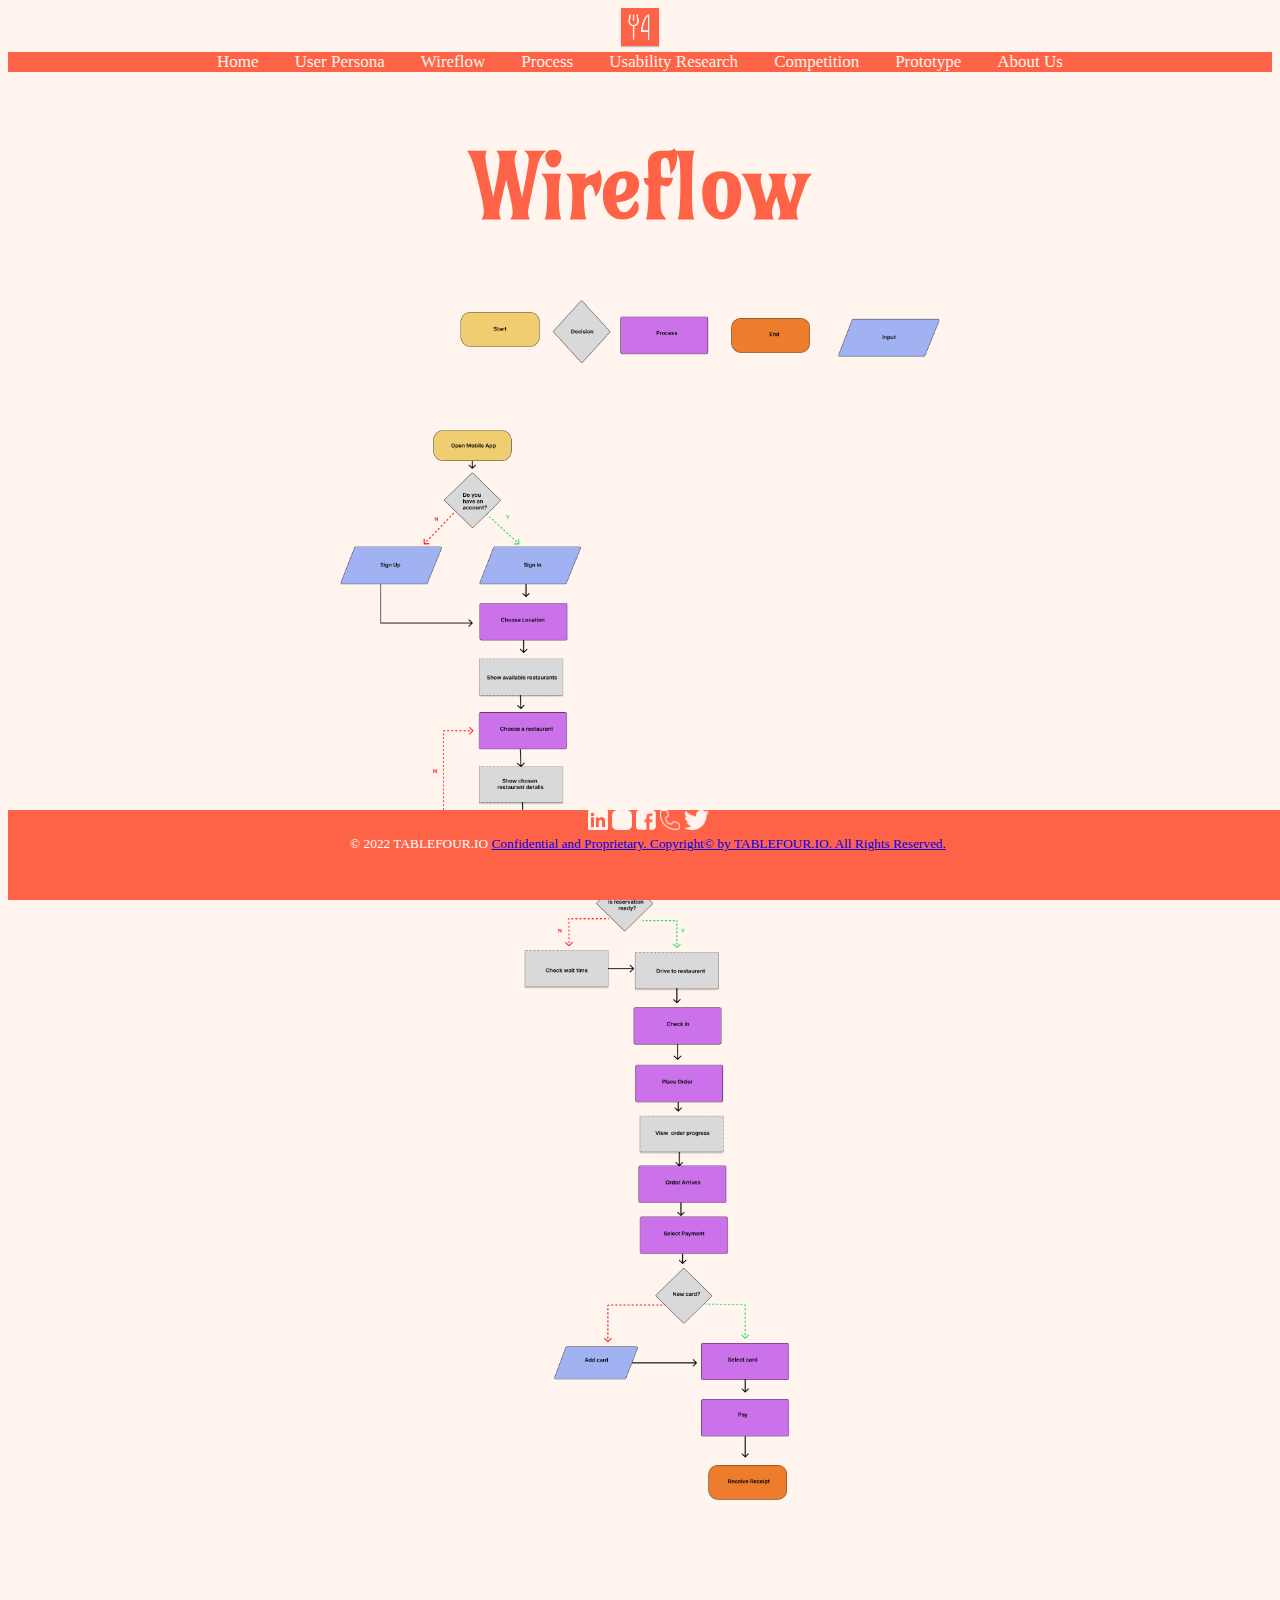
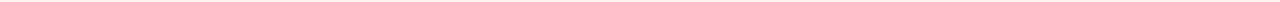
<file: wireflow.html>
<!DOCTYPE html>
<html>
    <head>
        <meta charset="UTF-8">
        <link rel="icon" href="icon.png">
        <title>Wireflow</title>
        <link rel="stylesheet" href="main.css">
        <link rel="preconnect" href="https://fonts.googleapis.com"> 
        <link rel="preconnect" href="https://fonts.gstatic.com" crossorigin> 
        <link href="https://fonts.googleapis.com/css2?family=Amarante&display=swap" rel="stylesheet">

        <link rel="preconnect" href="https://fonts.googleapis.com"> 
        <link rel="preconnect" href="https://fonts.gstatic.com" crossorigin> 
        <link href="https://fonts.googleapis.com/css2?family=Montserrat:wght@100&display=swap" rel="stylesheet">
        <style>
            h1 {text-align: center;}
            p {text-align: center;}
            div {text-align: center;}
        
            body {
                background: #FFF5EE;
            
                }

            h1 {
                color: #FF6347;
                font-family: 'Amarante', cursive; font-size: 88px;  
                }
            
            p {
                color:black;
                font-family: 'Montserrat', sans-serif; font-size: 32px;
                }
                
            footer {
                    position: fixed;
                    top: 60;
                    bottom: 0;
                    width: 100%;
                    height: 10%;
                    background-color: #FF6347;
                    color: white;
                    text-align: center;
                    }
             </style>

            <center> 
                <HEADER>
                    <a href="index.html"/><img src="icon.png" width="40px" height="40px"/></a>
                </HEADER>
            </center>

    </head>
    <body>
        <div class="topnav">
            <a href="index.html">Home</a>
            <a href="userpersona.html">User Persona</a>
            <a href="wireflow.html">Wireflow</a>
            <a href="process.html">Process</a>
            <a href="usabilityresearch.html">Usability Research</a>
            <a href="competition.html">Competition</a>
            <a href="prototype.html">Prototype</a>
            <a href="about.html">About Us</a>
        </div>

         <h1>Wireflow</h1>
             <p class="p-welcome"></p>

            <center>
                <img src="flowchart.png" width="600" height="1200"alt="wireflow"</a>
            </center>

            <br>
            <br>
            <br>
            <br>
            <br> 

        <footer>
     
            <center>
               
                <a href="https://www.linkedin.com/company/tablefour-io"><img src="linkedin.png" width="20" height="20"/></a></hr>
                <a href="https://www.instagram.com/tablefour.io"><img src="🦆 instagram.png" width="20" height="20"/></a></hr>
                <a href="https://www.facebook.com/tablefour.io/"><img src="🦆 facebook.png" width="20" height="20"/></a></hr>
                <a href="tel:+14126803703"><img src="🦆 phone.png" width="20" height="20"/></a></hr>
                <a href="https://wwww.twitter.com/"><img src="🦆 twitter.png" width="25" height="20"/></a></hr>

            </center>
             <center><small> &copy; 2022 TABLEFOUR.IO
            <a href="page2.html">Confidential and Proprietary. Copyright&copy; by TABLEFOUR.IO. All Rights Reserved.</a></small></center>
        </footer>
    </body>
</html>
</file>
<file: main.css>
.topnav {
    background-color: #FF6347;
    overflow: hidden;
  }
  
  /* Style the links inside the navigation bar */
  .topnav a {
    float: middle;
    color: #fFF5EE;
    text-align: center;
    padding: 14px 16px;
    text-decoration: none;
    font-size: 17px;
  }
  
  /* Change the color of links on hover */
  .topnav a:hover {
    background-color: rgb(232, 182, 182);
    color: #ff6347;
  }
  
  /* Add a color to the active/current link */
  .topnav a.active {
    background-color: #e6b8a8;
    color: #fFF5EE;
  }
</file>
